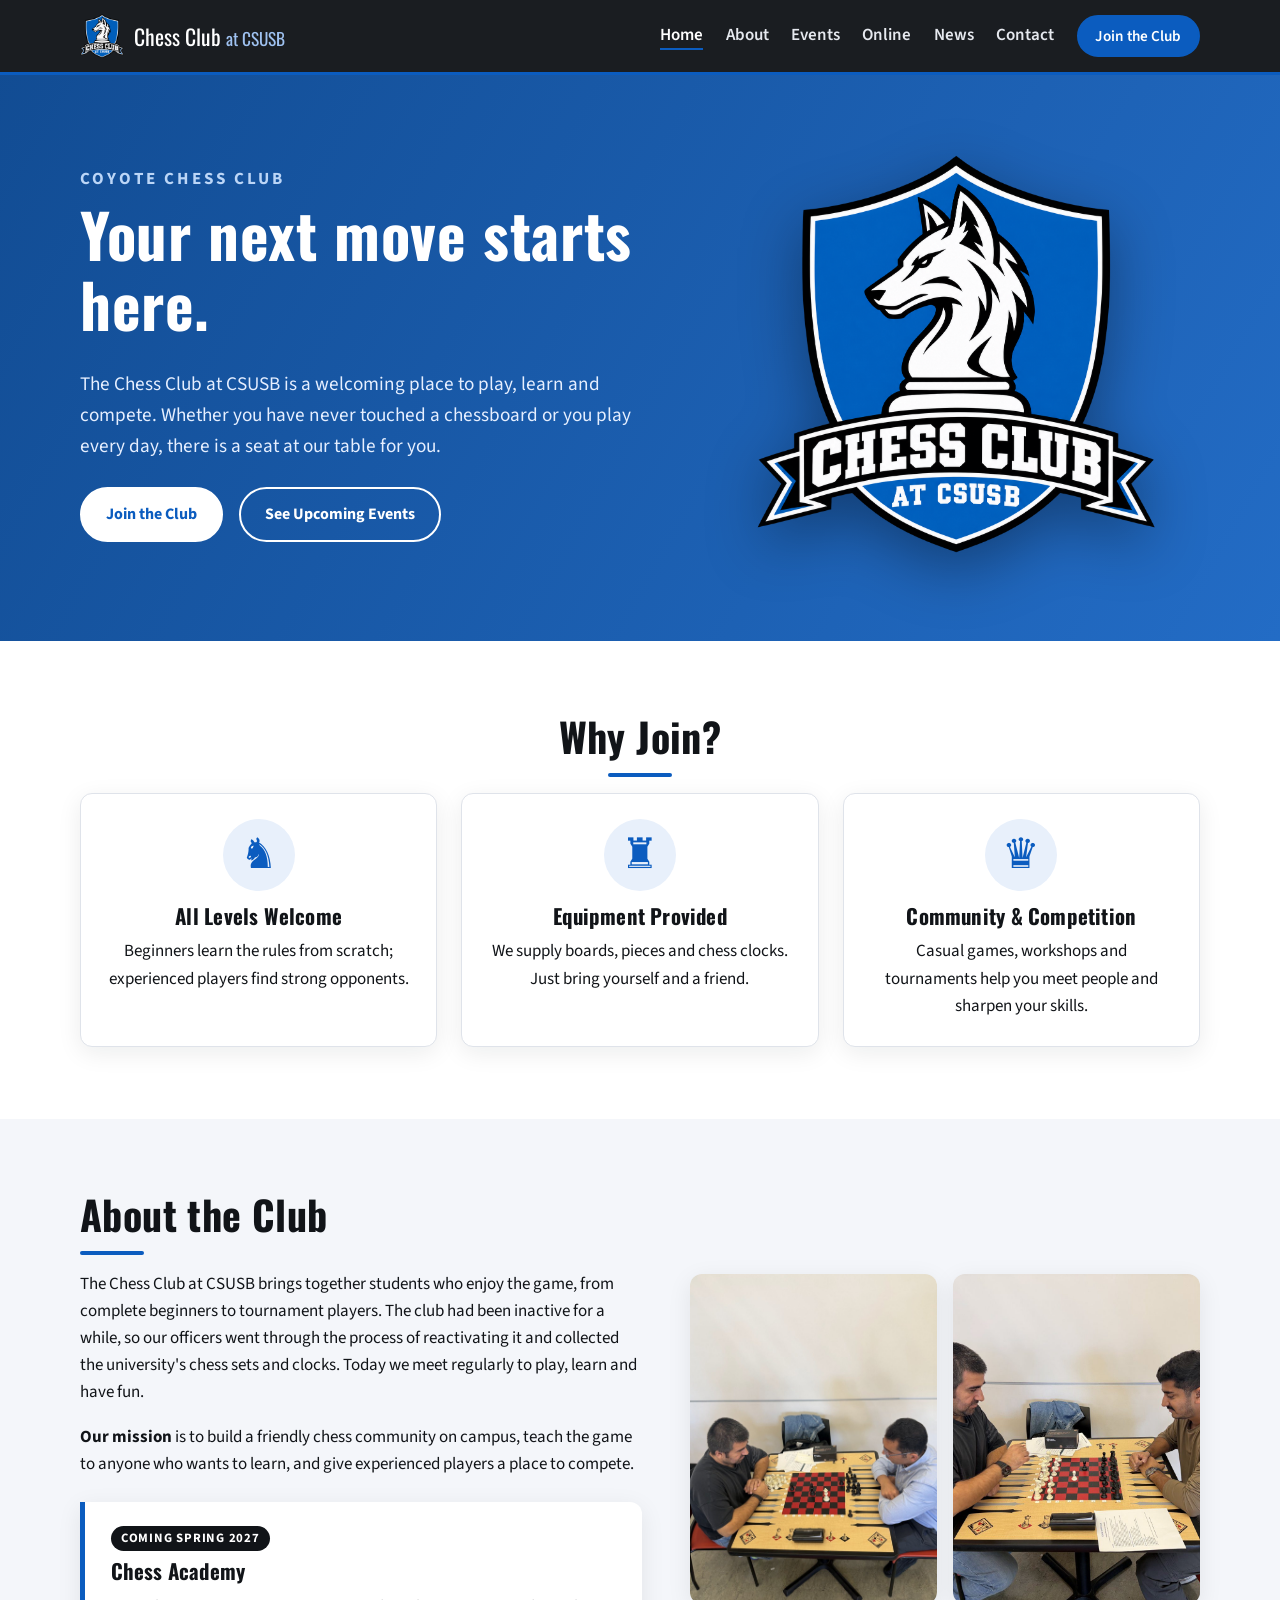
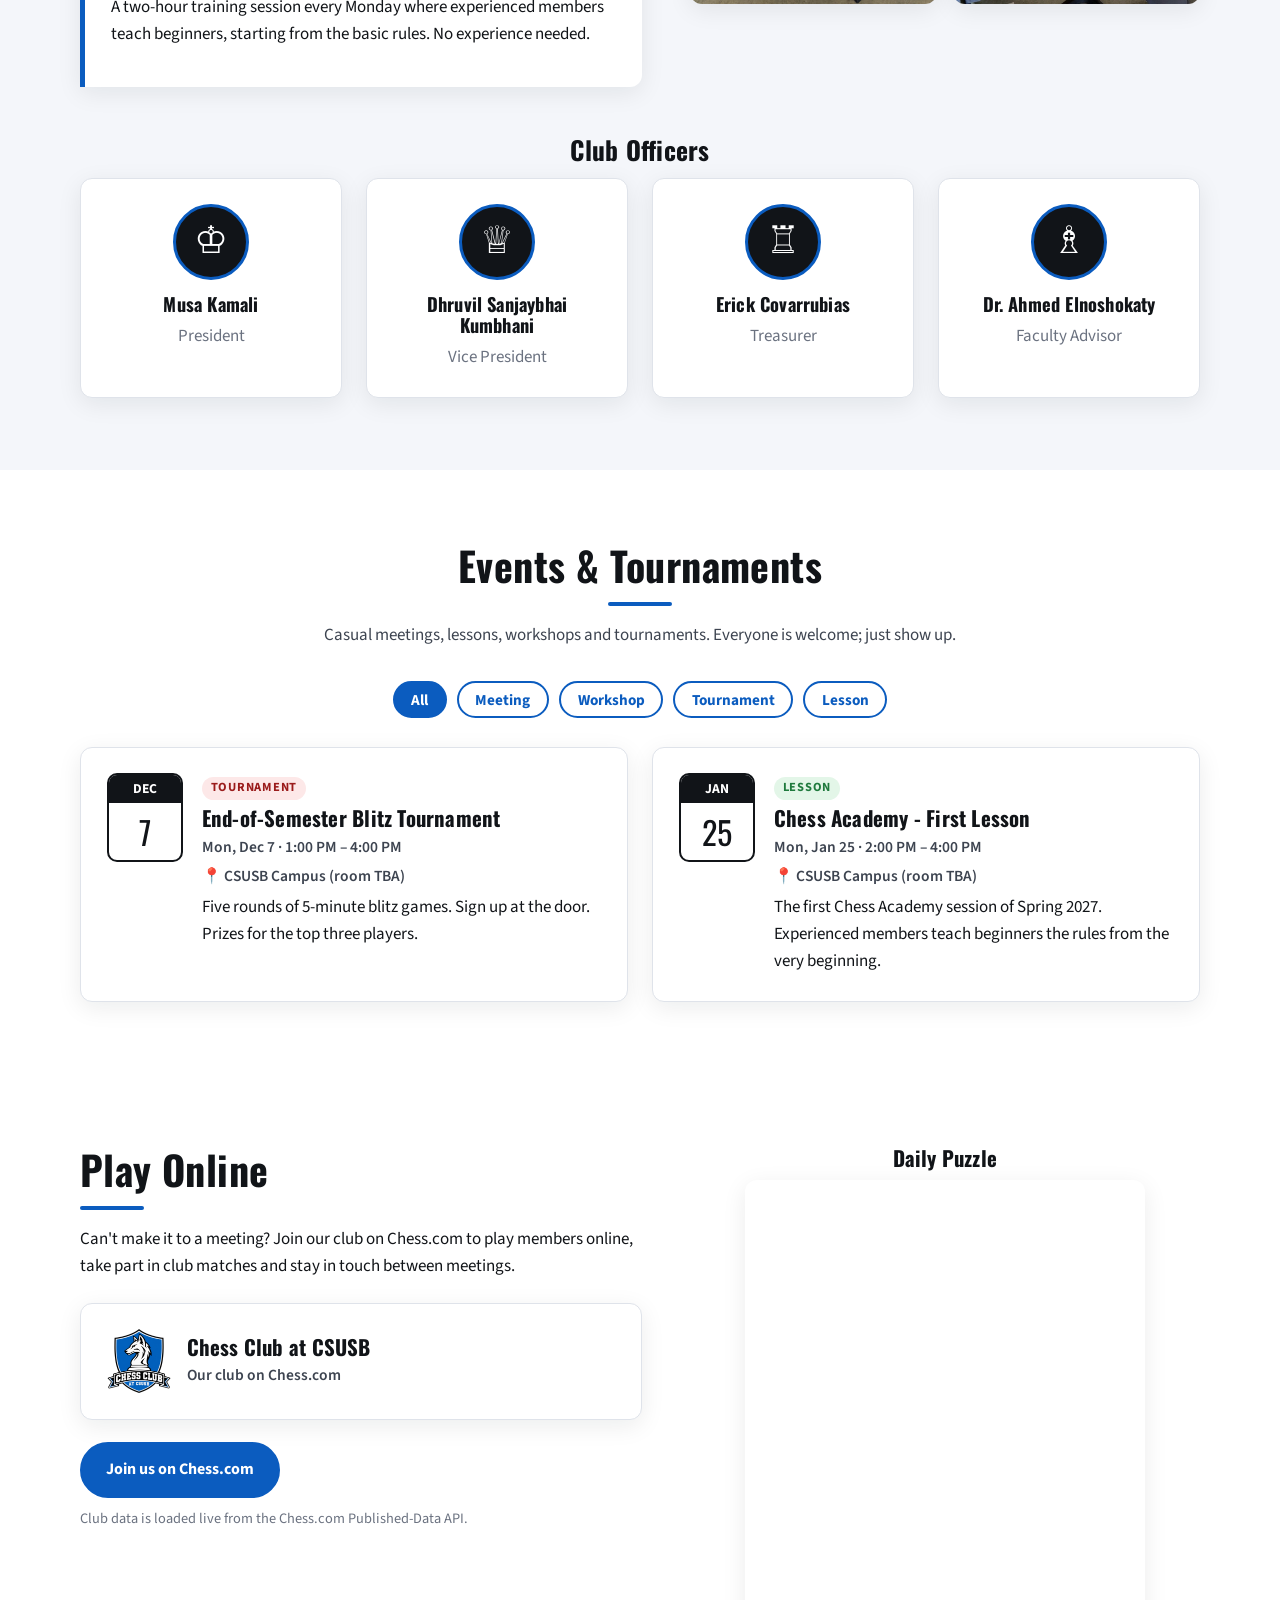
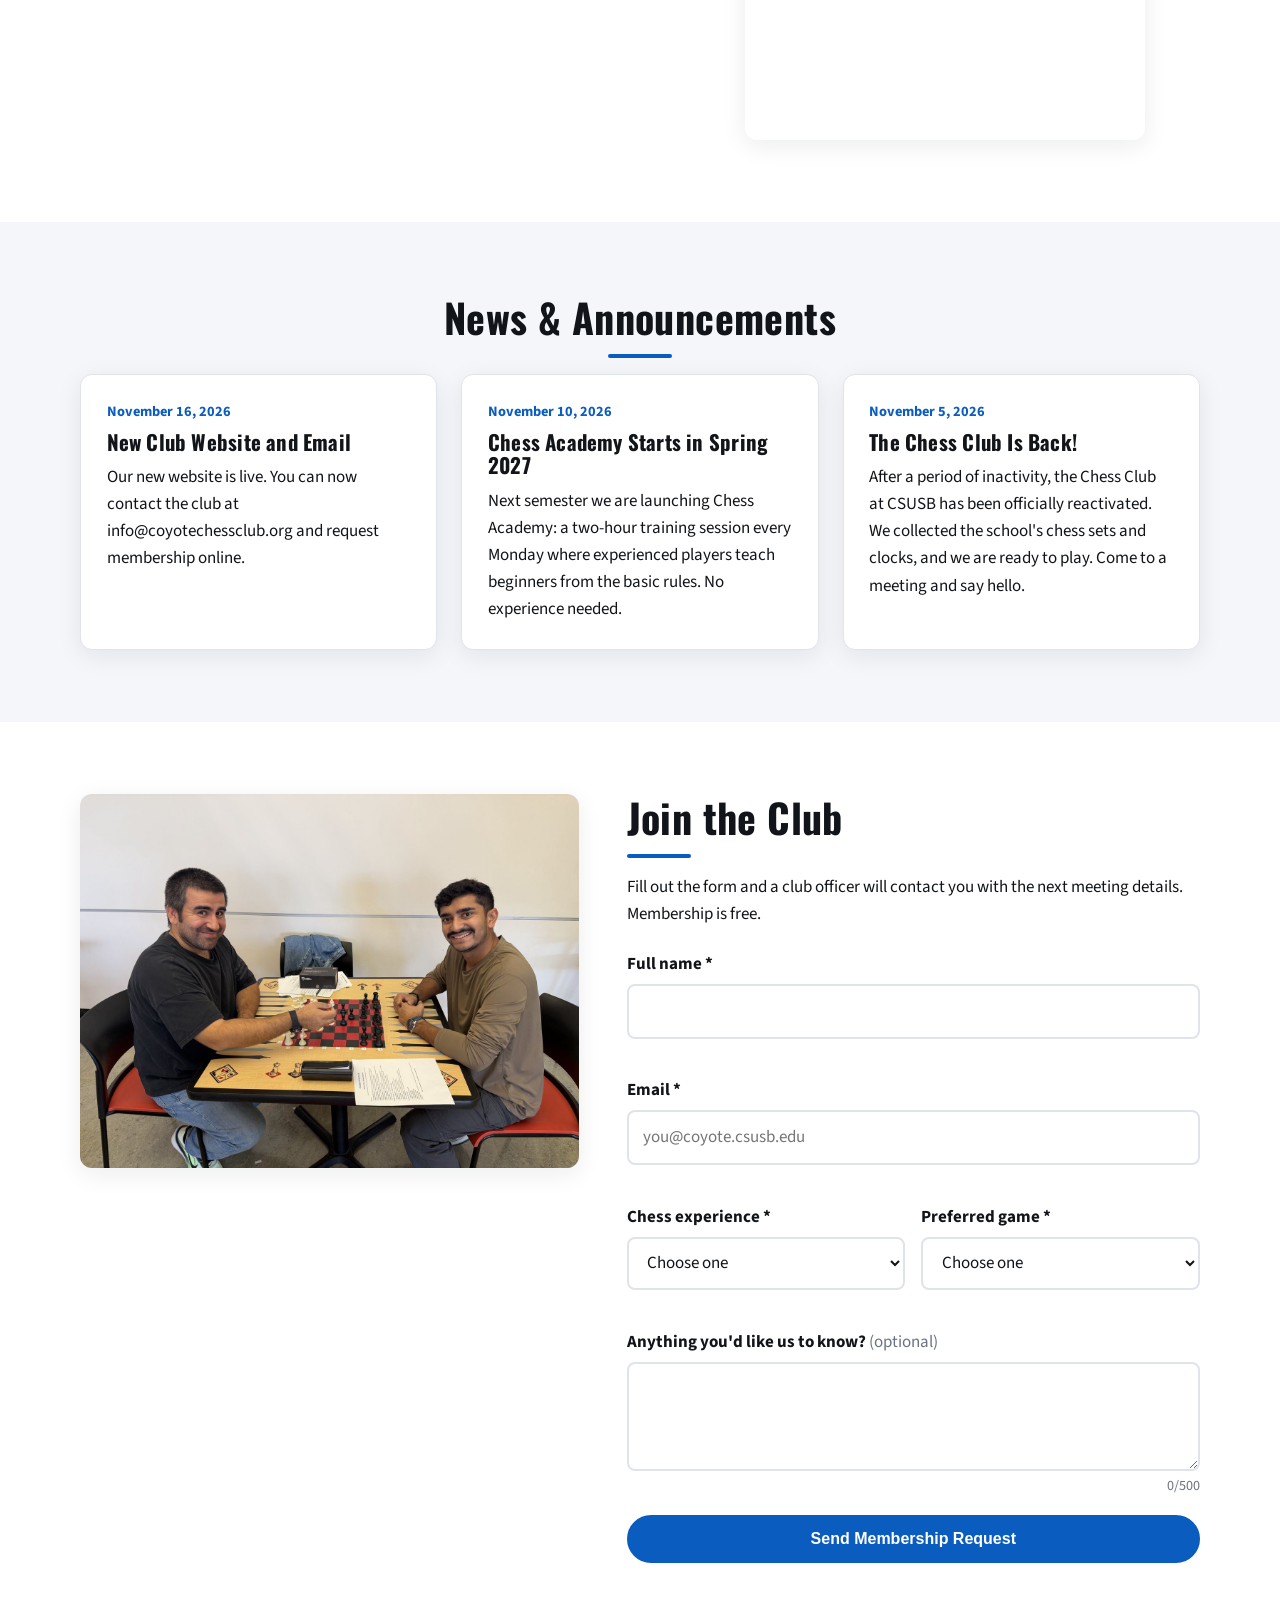
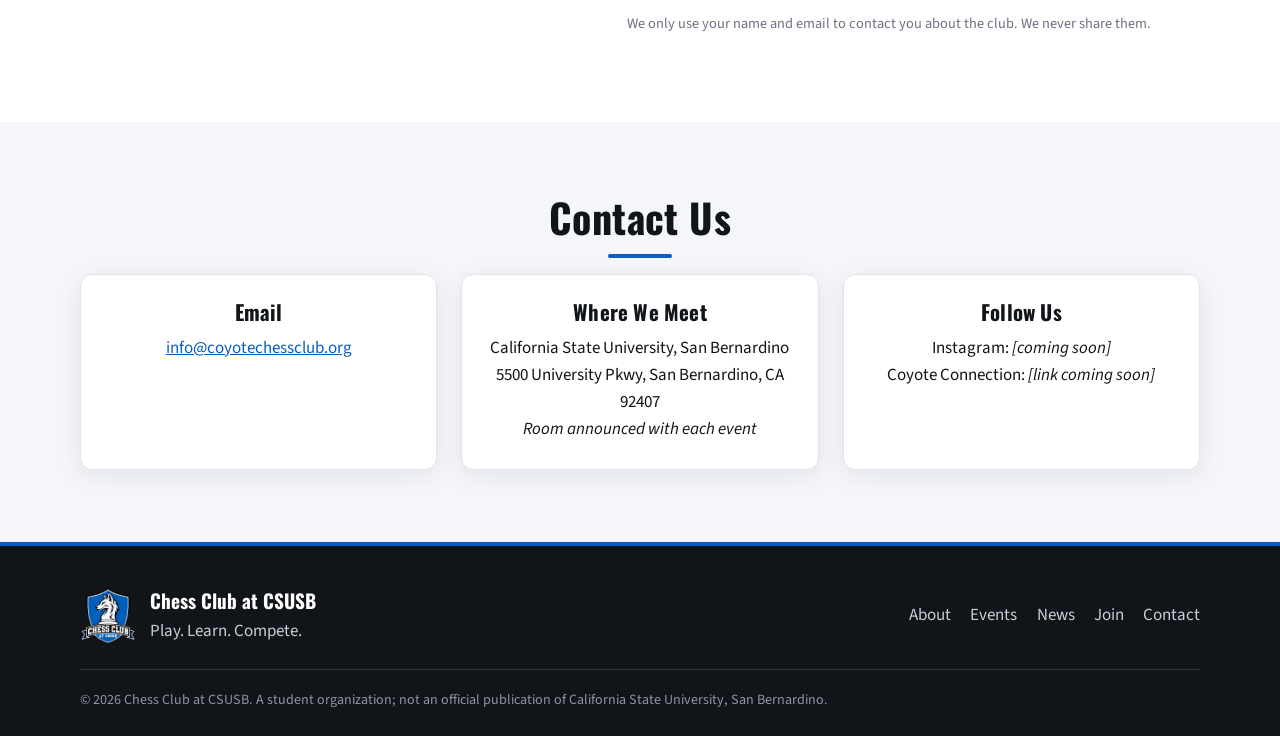
<file: index.html>
<!DOCTYPE html>
<!-- Static version of the Chess Club at CSUSB website (GitHub Pages).
     To add or change events/news, edit the sections marked EVENTS and NEWS below. -->
<html lang="en">
<head>
  <meta charset="UTF-8">
  <meta name="viewport" content="width=device-width, initial-scale=1.0">
  <title>Chess Club at CSUSB | Coyote Chess Club</title>
  <meta name="description" content="The Chess Club at CSUSB: casual play, lessons, workshops and tournaments for students of every skill level.">
  <link rel="icon" href="img/favicon.ico">
  <link rel="apple-touch-icon" href="img/icon-192.png">
  <link rel="preconnect" href="https://fonts.googleapis.com">
  <link rel="preconnect" href="https://fonts.gstatic.com" crossorigin>
  <link href="https://fonts.googleapis.com/css2?family=Oswald:wght@500;700&family=Source+Sans+3:wght@400;600;700&display=swap" rel="stylesheet">
  <link rel="stylesheet" href="css/style.css">
</head>
<body>

<!-- ========== HEADER / NAVIGATION ========== -->
<header class="site-header" id="top">
  <div class="container nav-bar">
    <a href="#home" class="brand">
      <img src="img/logo-512.png" alt="Chess Club at CSUSB logo" width="44" height="44">
      <span>Chess Club <small>at CSUSB</small></span>
    </a>
    <button class="nav-toggle" aria-label="Open menu" aria-expanded="false" aria-controls="main-nav">
      <span></span><span></span><span></span>
    </button>
    <nav id="main-nav" class="main-nav" aria-label="Main">
      <a href="#home" class="active">Home</a>
      <a href="#about">About</a>
      <a href="#events">Events</a>
      <a href="#online">Online</a>
      <a href="#news">News</a>
      <a href="#contact">Contact</a>
      <a href="#join" class="btn btn-small">Join the Club</a>
    </nav>
  </div>
</header>

<main>

<!-- ========== HOME / HERO ========== -->
<section id="home" class="hero">
  <div class="container hero-grid">
    <div class="hero-text">
      <p class="eyebrow">Coyote Chess Club</p>
      <h1>Your next move starts here.</h1>
      <p class="lead">The Chess Club at CSUSB is a welcoming place to play, learn and compete. Whether you have never touched a chessboard or you play every day, there is a seat at our table for you.</p>
      <div class="hero-actions">
        <a href="#join" class="btn">Join the Club</a>
        <a href="#events" class="btn btn-outline">See Upcoming Events</a>
      </div>
    </div>
    <div class="hero-image">
      <img src="img/logo.png" alt="Chess Club at CSUSB shield logo with a coyote knight">
    </div>
  </div>
</section>

<!-- ========== WHY JOIN ========== -->
<section class="section why">
  <div class="container">
    <h2 class="section-title">Why Join?</h2>
    <div class="card-grid three">
      <article class="card feature">
        <div class="feature-icon" aria-hidden="true">♞</div>
        <h3>All Levels Welcome</h3>
        <p>Beginners learn the rules from scratch; experienced players find strong opponents.</p>
      </article>
      <article class="card feature">
        <div class="feature-icon" aria-hidden="true">♜</div>
        <h3>Equipment Provided</h3>
        <p>We supply boards, pieces and chess clocks. Just bring yourself and a friend.</p>
      </article>
      <article class="card feature">
        <div class="feature-icon" aria-hidden="true">♛</div>
        <h3>Community &amp; Competition</h3>
        <p>Casual games, workshops and tournaments help you meet people and sharpen your skills.</p>
      </article>
    </div>
  </div>
</section>

<!-- ========== ABOUT ========== -->
<section id="about" class="section alt">
  <div class="container about-grid">
    <div>
      <h2 class="section-title left">About the Club</h2>
      <p>The Chess Club at CSUSB brings together students who enjoy the game, from complete beginners to tournament players. The club had been inactive for a while, so our officers went through the process of reactivating it and collected the university's chess sets and clocks. Today we meet regularly to play, learn and have fun.</p>
      <p><strong>Our mission</strong> is to build a friendly chess community on campus, teach the game to anyone who wants to learn, and give experienced players a place to compete.</p>
      <div class="academy">
        <span class="badge">Coming Spring 2027</span>
        <h3>Chess Academy</h3>
        <p>A two-hour training session every Monday where experienced members teach beginners, starting from the basic rules. No experience needed.</p>
      </div>
    </div>
    <div class="photo-stack">
      <img src="img/meeting-2.jpg" alt="Two club members playing chess at a club meeting" loading="lazy">
      <img src="img/meeting-5.jpg" alt="Club members during a game with a chess clock on the table" loading="lazy">
    </div>
  </div>

  <div class="container">
    <h3 class="sub-title">Club Officers</h3>
    <div class="card-grid four officers">
      <article class="card officer">
        <div class="avatar" aria-hidden="true">♔</div>
        <h4>Musa Kamali</h4>
        <p>President</p>
      </article>
      <article class="card officer">
        <div class="avatar" aria-hidden="true">♕</div>
        <h4>Dhruvil Sanjaybhai Kumbhani</h4>
        <p>Vice President</p>
      </article>
      <article class="card officer">
        <div class="avatar" aria-hidden="true">♖</div>
        <h4>Erick Covarrubias</h4>
        <p>Treasurer</p>
      </article>
      <article class="card officer">
        <div class="avatar" aria-hidden="true">♗</div>
        <h4>Dr. Ahmed Elnoshokaty</h4>
        <p>Faculty Advisor</p>
      </article>
    </div>
  </div>
</section>

<!-- ========== EVENTS (from MySQL) ========== -->
<section id="events" class="section">
  <div class="container">
    <h2 class="section-title">Events &amp; Tournaments</h2>
    <p class="section-intro">Casual meetings, lessons, workshops and tournaments. Everyone is welcome; just show up.</p>

          <div class="filter-bar" role="group" aria-label="Filter events by type">
        <button class="chip active" data-filter="all">All</button>
                  <button class="chip" data-filter="Meeting">Meeting</button>
                  <button class="chip" data-filter="Workshop">Workshop</button>
                  <button class="chip" data-filter="Tournament">Tournament</button>
                  <button class="chip" data-filter="Lesson">Lesson</button>
              </div>
      <div class="card-grid events-list">
                  <article class="card event" data-type="Meeting" data-date="2026-11-23">
            <div class="event-date">
              <span class="month">Nov</span>
              <span class="day">23</span>
            </div>
            <div class="event-body">
              <span class="tag tag-meeting">Meeting</span>
              <h3>Casual Play Night</h3>
              <p class="meta">Mon, Nov 23 · 2:00 PM – 4:00 PM</p>
              <p class="meta">📍 CSUSB Campus (room TBA)</p>
              <p>Drop in and play a few games. Boards, pieces and clocks are provided. All skill levels are welcome.</p>
            </div>
          </article>
                  <article class="card event" data-type="Workshop" data-date="2026-12-01">
            <div class="event-date">
              <span class="month">Dec</span>
              <span class="day">1</span>
            </div>
            <div class="event-body">
              <span class="tag tag-workshop">Workshop</span>
              <h3>Opening Principles Workshop</h3>
              <p class="meta">Tue, Dec 1 · 2:00 PM – 3:30 PM</p>
              <p class="meta">📍 CSUSB Campus (room TBA)</p>
              <p>Learn the three golden rules of the opening: control the center, develop your pieces and castle early.</p>
            </div>
          </article>
                  <article class="card event" data-type="Tournament" data-date="2026-12-07">
            <div class="event-date">
              <span class="month">Dec</span>
              <span class="day">7</span>
            </div>
            <div class="event-body">
              <span class="tag tag-tournament">Tournament</span>
              <h3>End-of-Semester Blitz Tournament</h3>
              <p class="meta">Mon, Dec 7 · 1:00 PM – 4:00 PM</p>
              <p class="meta">📍 CSUSB Campus (room TBA)</p>
              <p>Five rounds of 5-minute blitz games. Sign up at the door. Prizes for the top three players.</p>
            </div>
          </article>
                  <article class="card event" data-type="Lesson" data-date="2027-01-25">
            <div class="event-date">
              <span class="month">Jan</span>
              <span class="day">25</span>
            </div>
            <div class="event-body">
              <span class="tag tag-lesson">Lesson</span>
              <h3>Chess Academy - First Lesson</h3>
              <p class="meta">Mon, Jan 25 · 2:00 PM – 4:00 PM</p>
              <p class="meta">📍 CSUSB Campus (room TBA)</p>
              <p>The first Chess Academy session of Spring 2027. Experienced members teach beginners the rules from the very beginning.</p>
            </div>
          </article>
              </div>
      </div>
</section>

<!-- ========== PLAY ONLINE (Chess.com Published-Data API) ========== -->
<section id="online" class="section online">
  <div class="container online-grid">
    <div>
      <h2 class="section-title left">Play Online</h2>
      <p>Can't make it to a meeting? Join our club on Chess.com to play members online, take part in club matches and stay in touch between meetings.</p>
      <div class="card club-card" id="chesscom-club" data-club="chess-club-at-csusb">
        <img src="img/logo-512.png" alt="" width="64" height="64">
        <div>
          <h3 id="cc-name">Chess Club at CSUSB</h3>
          <p class="meta"><span id="cc-members">Our club</span> on Chess.com</p>
        </div>
      </div>
      <div id="cc-member-list" class="member-list" hidden>
        <h4>Members</h4>
        <ul></ul>
      </div>
      <a class="btn" href="https://www.chess.com/club/chess-club-at-csusb" target="_blank" rel="noopener">Join us on Chess.com</a>
      <p class="privacy">Club data is loaded live from the Chess.com Published-Data API.</p>
    </div>
    <div class="puzzle">
      <h3>Daily Puzzle</h3>
      <iframe src="https://www.chess.com/daily_puzzle" title="Chess.com daily puzzle" loading="lazy"></iframe>
    </div>
  </div>
</section>

<!-- ========== NEWS (from MySQL) ========== -->
<section id="news" class="section alt">
  <div class="container">
    <h2 class="section-title">News &amp; Announcements</h2>
          <div class="card-grid three">
                  <article class="card news-item">
            <time datetime="2026-11-16">November 16, 2026</time>
            <h3>New Club Website and Email</h3>
            <p>Our new website is live. You can now contact the club at info@coyotechessclub.org and request membership online.</p>
          </article>
                  <article class="card news-item">
            <time datetime="2026-11-10">November 10, 2026</time>
            <h3>Chess Academy Starts in Spring 2027</h3>
            <p>Next semester we are launching Chess Academy: a two-hour training session every Monday where experienced players teach beginners from the basic rules. No experience needed.</p>
          </article>
                  <article class="card news-item">
            <time datetime="2026-11-05">November 5, 2026</time>
            <h3>The Chess Club Is Back!</h3>
            <p>After a period of inactivity, the Chess Club at CSUSB has been officially reactivated. We collected the school&#039;s chess sets and clocks, and we are ready to play. Come to a meeting and say hello.</p>
          </article>
              </div>
      </div>
</section>

<!-- ========== JOIN THE CLUB (form -> Formspree -> club Gmail) ========== -->
<section id="join" class="section join">
  <div class="container join-grid">
    <div class="join-photo">
      <img src="img/meeting-6.jpg" alt="Two smiling club members at a chessboard">
    </div>
    <div>
      <h2 class="section-title left">Join the Club</h2>
      <p>Fill out the form and a club officer will contact you with the next meeting details. Membership is free.</p>

      <form id="join-form" class="join-form" action="https://formspree.io/f/xvkadnjb" method="post" novalidate>
        <div class="field">
          <label for="full_name">Full name *</label>
          <input type="text" id="full_name" name="full_name" maxlength="100" autocomplete="name" required>
          <small class="error" aria-live="polite"></small>
        </div>
        <div class="field">
          <label for="email">Email *</label>
          <input type="email" id="email" name="email" maxlength="150" autocomplete="email" placeholder="you@coyote.csusb.edu" required>
          <small class="error" aria-live="polite"></small>
        </div>
        <div class="field-row">
          <div class="field">
            <label for="skill_level">Chess experience *</label>
            <select id="skill_level" name="skill_level" required>
              <option value="">Choose one</option>
              <option>Beginner</option>
              <option>Intermediate</option>
              <option>Advanced</option>
            </select>
            <small class="error" aria-live="polite"></small>
          </div>
          <div class="field">
            <label for="preferred_game">Preferred game *</label>
            <select id="preferred_game" name="preferred_game" required>
              <option value="">Choose one</option>
              <option>Casual</option>
              <option>Rapid</option>
              <option>Blitz</option>
              <option>Classical</option>
            </select>
            <small class="error" aria-live="polite"></small>
          </div>
        </div>
        <div class="field">
          <label for="message">Anything you'd like us to know? <span class="optional">(optional)</span></label>
          <textarea id="message" name="message" rows="3" maxlength="500"></textarea>
          <small class="counter"><span id="msg-count">0</span>/500</small>
        </div>
        <!-- Hidden field to catch spam bots: real users leave it empty -->
        <div class="hp" aria-hidden="true">
          <label for="_gotcha">Website</label>
          <input type="text" id="_gotcha" name="_gotcha" tabindex="-1" autocomplete="off">
          <input type="hidden" name="_subject" value="New membership request - Chess Club at CSUSB">
        </div>
        <button type="submit" class="btn btn-block">Send Membership Request</button>
        <p id="form-status" class="form-status" role="status" aria-live="polite"></p>
        <p class="privacy">We only use your name and email to contact you about the club. We never share them.</p>
      </form>
    </div>
  </div>
</section>

<!-- ========== CONTACT ========== -->
<section id="contact" class="section alt">
  <div class="container">
    <h2 class="section-title">Contact Us</h2>
    <div class="card-grid three contact-cards">
      <article class="card">
        <h3>Email</h3>
        <p><a href="mailto:info@coyotechessclub.org">info@coyotechessclub.org</a></p>
      </article>
      <article class="card">
        <h3>Where We Meet</h3>
        <p>California State University, San Bernardino<br>5500 University Pkwy, San Bernardino, CA 92407<br><em>Room announced with each event</em></p>
      </article>
      <article class="card">
        <h3>Follow Us</h3>
        <p>Instagram: <em>[coming soon]</em><br>Coyote Connection: <em>[link coming soon]</em></p>
      </article>
    </div>
  </div>
</section>

</main>

<!-- ========== FOOTER ========== -->
<footer class="site-footer">
  <div class="container footer-grid">
    <div class="footer-brand">
      <img src="img/logo-512.png" alt="" width="56" height="56">
      <div>
        <strong>Chess Club at CSUSB</strong>
        <p>Play. Learn. Compete.</p>
      </div>
    </div>
    <nav class="footer-nav" aria-label="Footer">
      <a href="#about">About</a>
      <a href="#events">Events</a>
      <a href="#news">News</a>
      <a href="#join">Join</a>
      <a href="#contact">Contact</a>
    </nav>
    <p class="fine-print">© 2026 Chess Club at CSUSB. A student organization; not an official publication of California State University, San Bernardino.</p>
  </div>
</footer>

<a href="#top" class="to-top" aria-label="Back to top">↑</a>

<script src="js/main.js"></script>
</body>
</html>
</file>
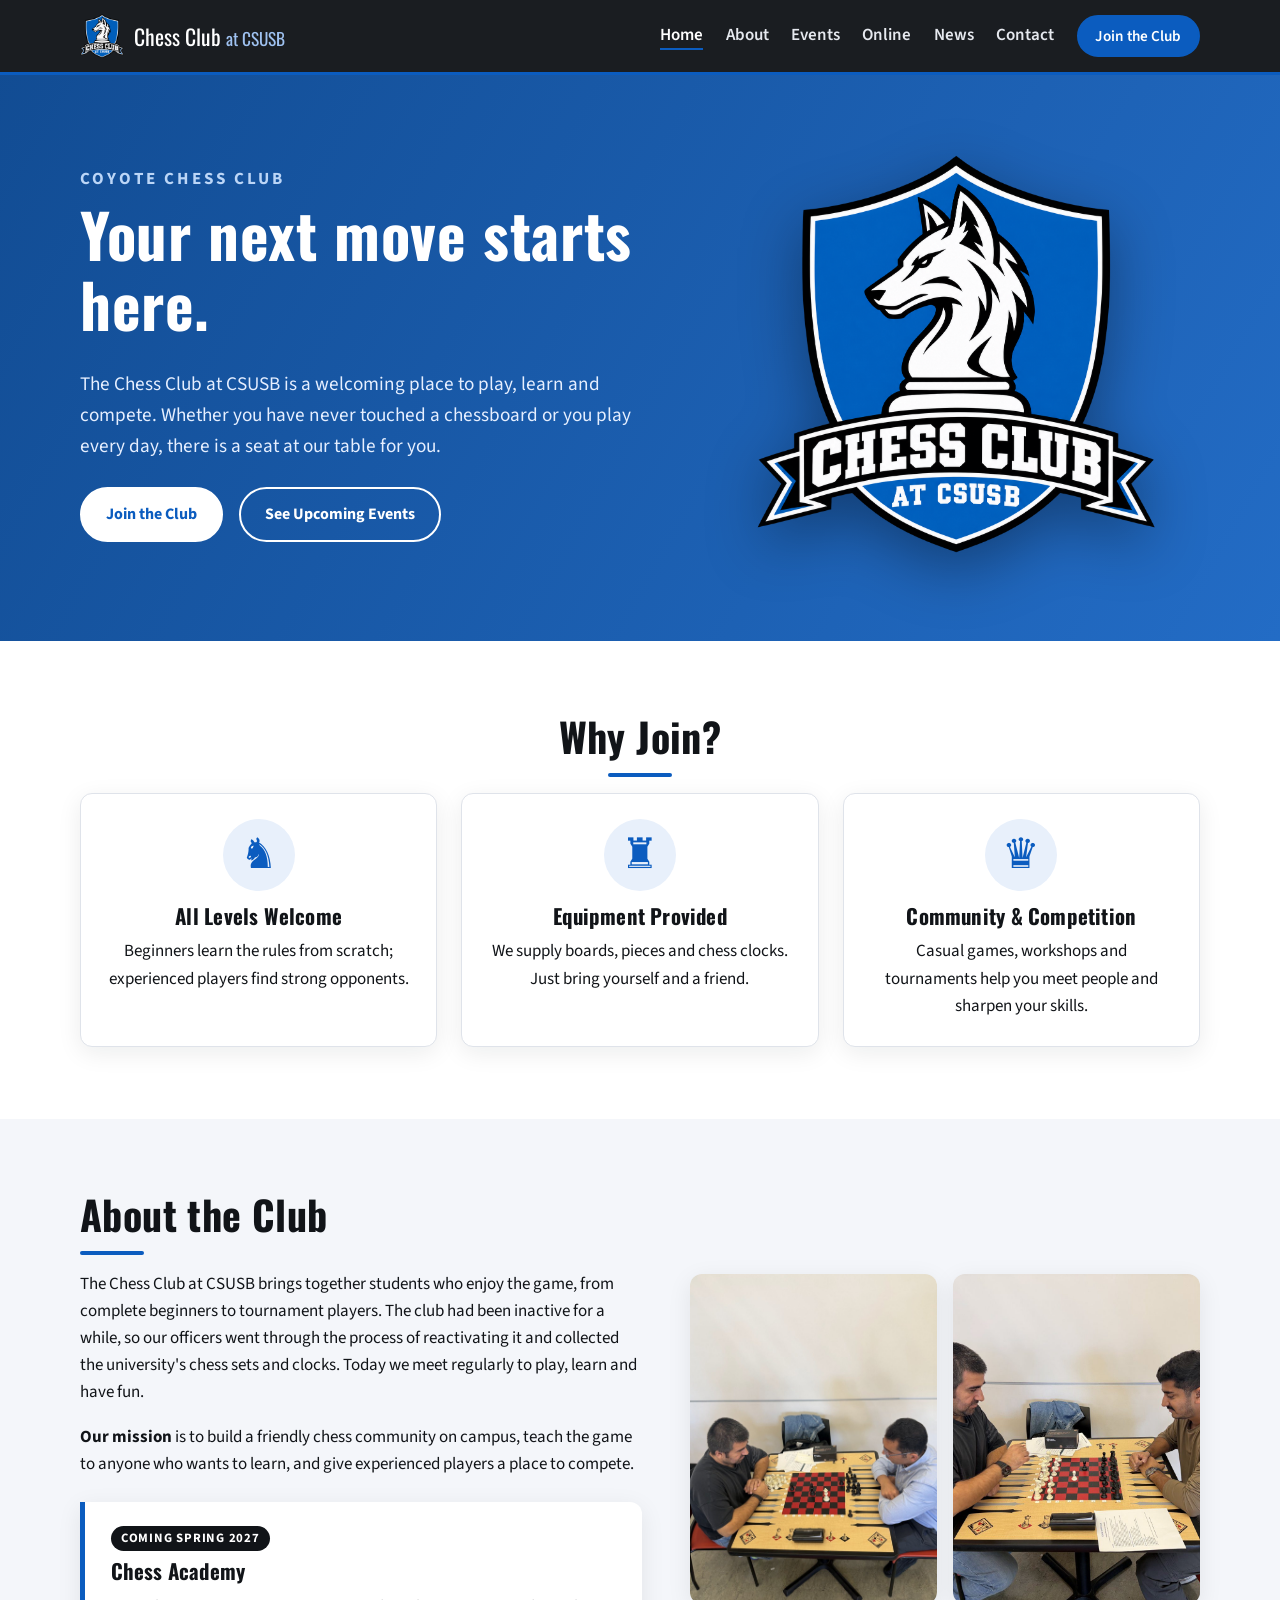
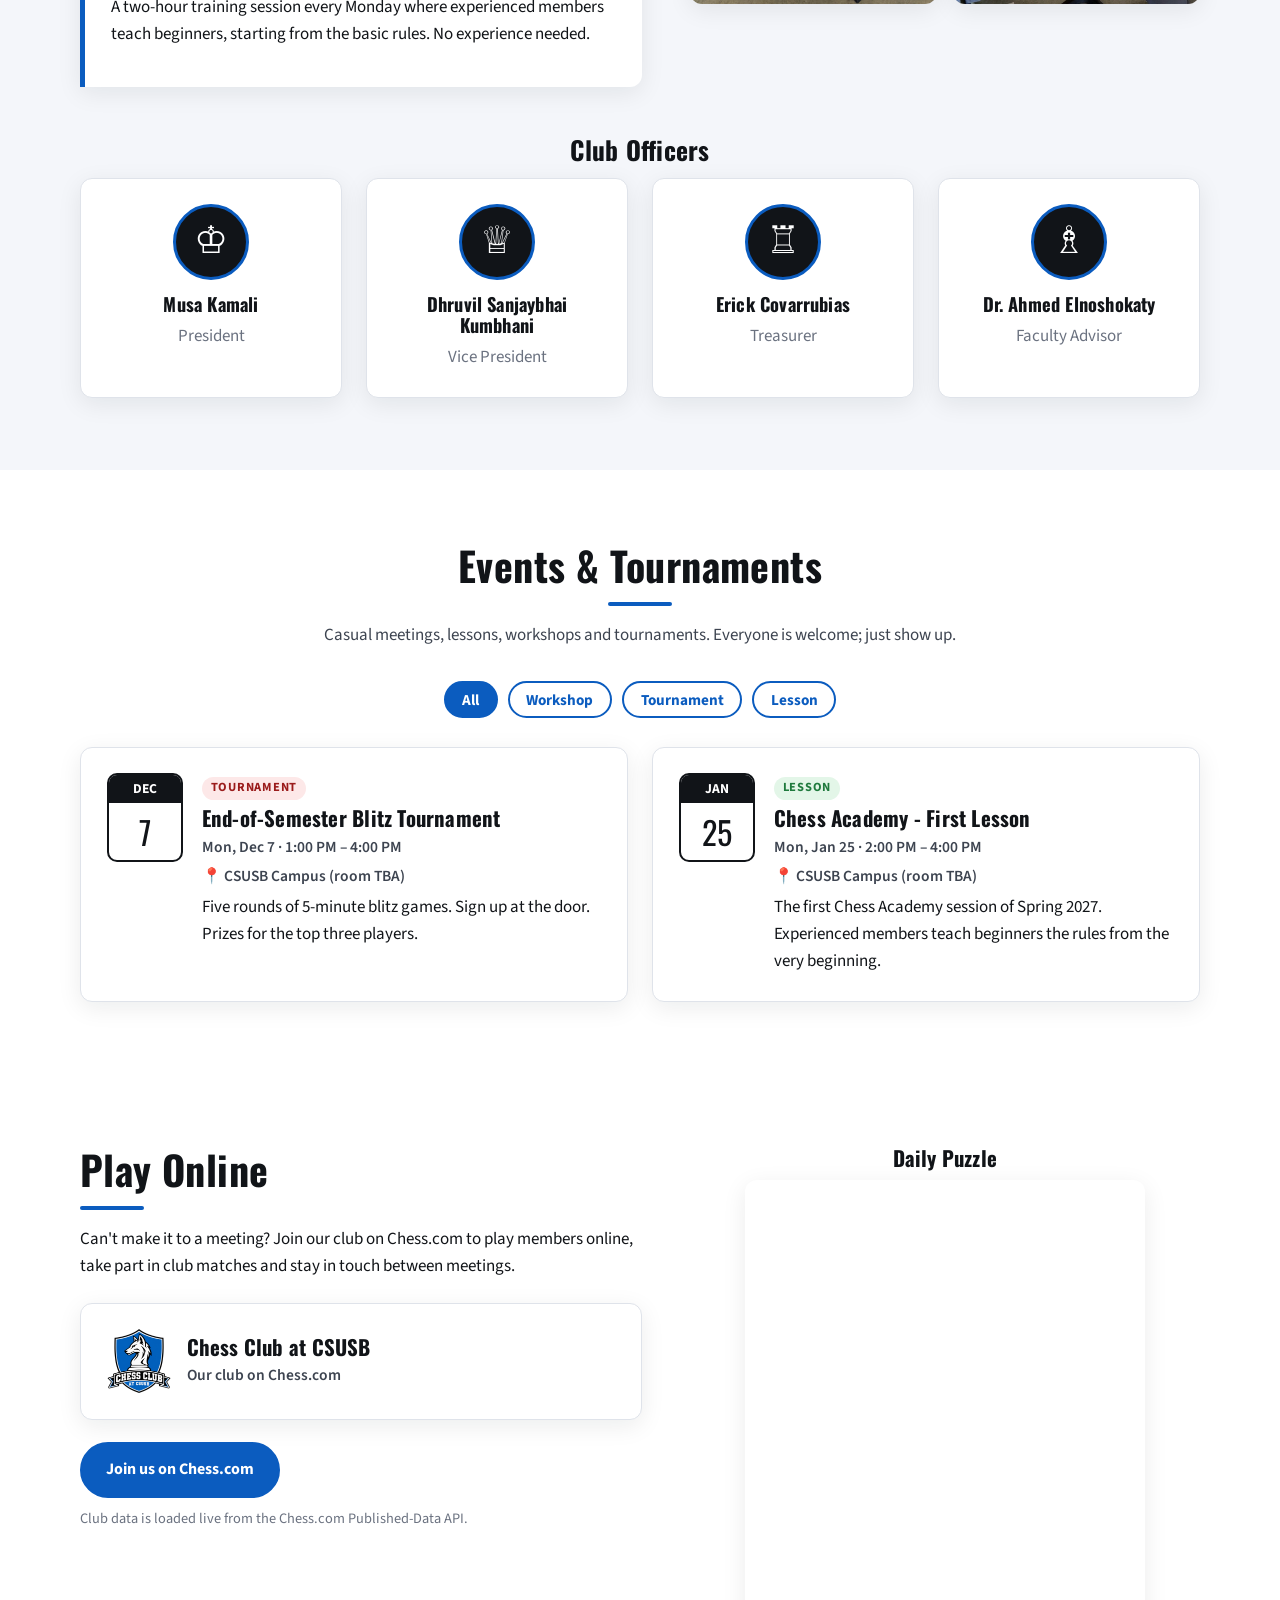
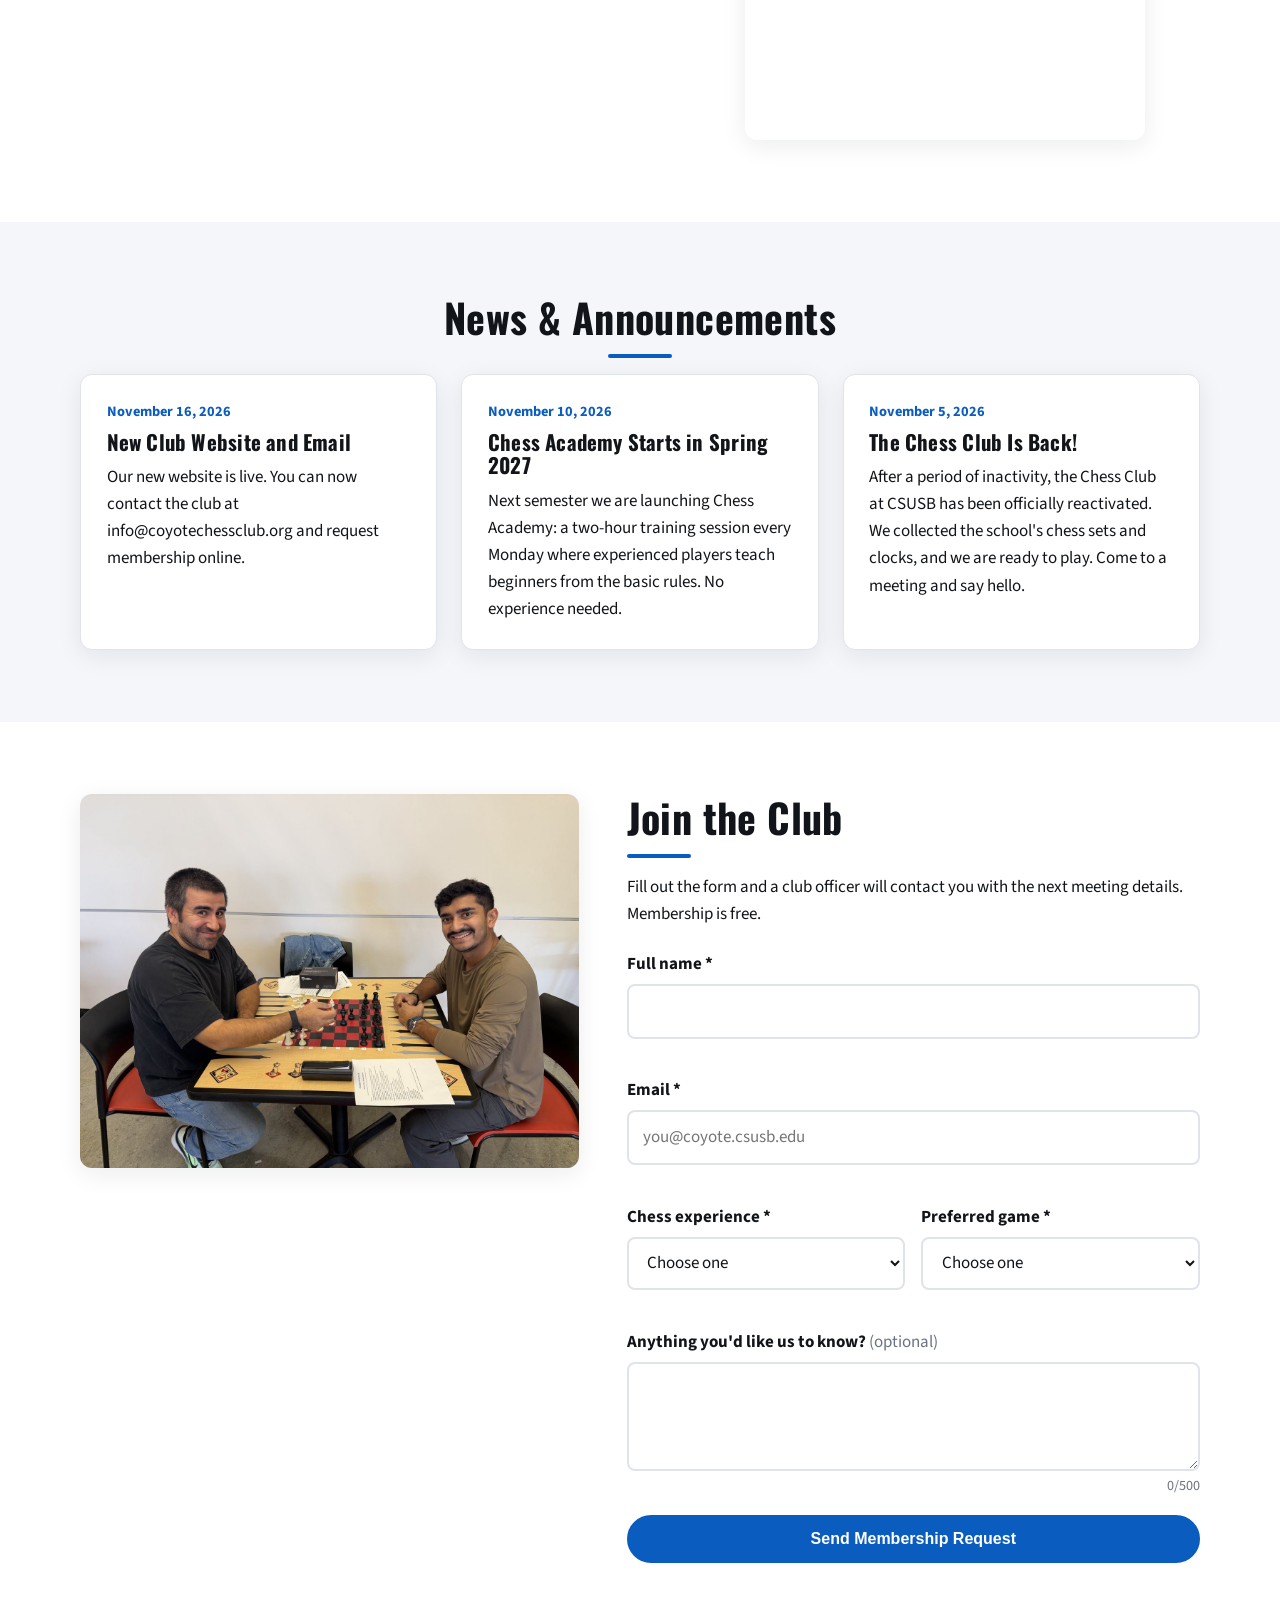
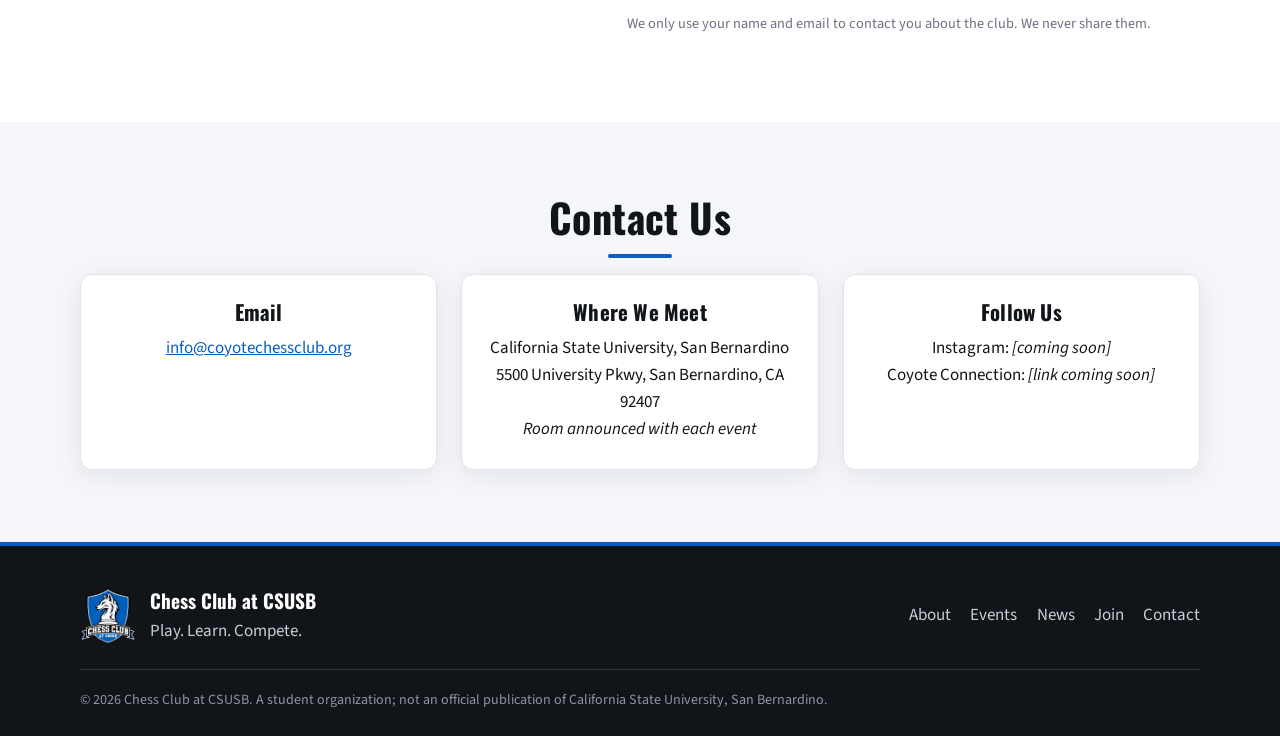
<file: index (1).html>
<!DOCTYPE html>
<!-- Static version of the Chess Club at CSUSB website (GitHub Pages).
     To add or change events/news, edit the sections marked EVENTS and NEWS below. -->
<html lang="en">
<head>
  <meta charset="UTF-8">
  <meta name="viewport" content="width=device-width, initial-scale=1.0">
  <title>Chess Club at CSUSB | Coyote Chess Club</title>
  <meta name="description" content="The Chess Club at CSUSB: casual play, lessons, workshops and tournaments for students of every skill level.">
  <link rel="icon" href="img/favicon.ico">
  <link rel="apple-touch-icon" href="img/icon-192.png">
  <link rel="preconnect" href="https://fonts.googleapis.com">
  <link rel="preconnect" href="https://fonts.gstatic.com" crossorigin>
  <link href="https://fonts.googleapis.com/css2?family=Oswald:wght@500;700&family=Source+Sans+3:wght@400;600;700&display=swap" rel="stylesheet">
  <link rel="stylesheet" href="css/style.css">
</head>
<body>

<!-- ========== HEADER / NAVIGATION ========== -->
<header class="site-header" id="top">
  <div class="container nav-bar">
    <a href="#home" class="brand">
      <img src="img/logo-512.png" alt="Chess Club at CSUSB logo" width="44" height="44">
      <span>Chess Club <small>at CSUSB</small></span>
    </a>
    <button class="nav-toggle" aria-label="Open menu" aria-expanded="false" aria-controls="main-nav">
      <span></span><span></span><span></span>
    </button>
    <nav id="main-nav" class="main-nav" aria-label="Main">
      <a href="#home" class="active">Home</a>
      <a href="#about">About</a>
      <a href="#events">Events</a>
      <a href="#online">Online</a>
      <a href="#news">News</a>
      <a href="#contact">Contact</a>
      <a href="#join" class="btn btn-small">Join the Club</a>
    </nav>
  </div>
</header>

<main>

<!-- ========== HOME / HERO ========== -->
<section id="home" class="hero">
  <div class="container hero-grid">
    <div class="hero-text">
      <p class="eyebrow">Coyote Chess Club</p>
      <h1>Your next move starts here.</h1>
      <p class="lead">The Chess Club at CSUSB is a welcoming place to play, learn and compete. Whether you have never touched a chessboard or you play every day, there is a seat at our table for you.</p>
      <div class="hero-actions">
        <a href="#join" class="btn">Join the Club</a>
        <a href="#events" class="btn btn-outline">See Upcoming Events</a>
      </div>
    </div>
    <div class="hero-image">
      <img src="img/logo.png" alt="Chess Club at CSUSB shield logo with a coyote knight">
    </div>
  </div>
</section>

<!-- ========== WHY JOIN ========== -->
<section class="section why">
  <div class="container">
    <h2 class="section-title">Why Join?</h2>
    <div class="card-grid three">
      <article class="card feature">
        <div class="feature-icon" aria-hidden="true">♞</div>
        <h3>All Levels Welcome</h3>
        <p>Beginners learn the rules from scratch; experienced players find strong opponents.</p>
      </article>
      <article class="card feature">
        <div class="feature-icon" aria-hidden="true">♜</div>
        <h3>Equipment Provided</h3>
        <p>We supply boards, pieces and chess clocks. Just bring yourself and a friend.</p>
      </article>
      <article class="card feature">
        <div class="feature-icon" aria-hidden="true">♛</div>
        <h3>Community &amp; Competition</h3>
        <p>Casual games, workshops and tournaments help you meet people and sharpen your skills.</p>
      </article>
    </div>
  </div>
</section>

<!-- ========== ABOUT ========== -->
<section id="about" class="section alt">
  <div class="container about-grid">
    <div>
      <h2 class="section-title left">About the Club</h2>
      <p>The Chess Club at CSUSB brings together students who enjoy the game, from complete beginners to tournament players. The club had been inactive for a while, so our officers went through the process of reactivating it and collected the university's chess sets and clocks. Today we meet regularly to play, learn and have fun.</p>
      <p><strong>Our mission</strong> is to build a friendly chess community on campus, teach the game to anyone who wants to learn, and give experienced players a place to compete.</p>
      <div class="academy">
        <span class="badge">Coming Spring 2027</span>
        <h3>Chess Academy</h3>
        <p>A two-hour training session every Monday where experienced members teach beginners, starting from the basic rules. No experience needed.</p>
      </div>
    </div>
    <div class="photo-stack">
      <img src="img/meeting-2.jpg" alt="Two club members playing chess at a club meeting" loading="lazy">
      <img src="img/meeting-5.jpg" alt="Club members during a game with a chess clock on the table" loading="lazy">
    </div>
  </div>

  <div class="container">
    <h3 class="sub-title">Club Officers</h3>
    <div class="card-grid four officers">
      <article class="card officer">
        <div class="avatar" aria-hidden="true">♔</div>
        <h4>Musa Kamali</h4>
        <p>President</p>
      </article>
      <article class="card officer">
        <div class="avatar" aria-hidden="true">♕</div>
        <h4>Dhruvil Sanjaybhai Kumbhani</h4>
        <p>Vice President</p>
      </article>
      <article class="card officer">
        <div class="avatar" aria-hidden="true">♖</div>
        <h4>Erick Covarrubias</h4>
        <p>Treasurer</p>
      </article>
      <article class="card officer">
        <div class="avatar" aria-hidden="true">♗</div>
        <h4>Dr. Ahmed Elnoshokaty</h4>
        <p>Faculty Advisor</p>
      </article>
    </div>
  </div>
</section>

<!-- ========== EVENTS (from MySQL) ========== -->
<section id="events" class="section">
  <div class="container">
    <h2 class="section-title">Events &amp; Tournaments</h2>
    <p class="section-intro">Casual meetings, lessons, workshops and tournaments. Everyone is welcome; just show up.</p>

          <div class="filter-bar" role="group" aria-label="Filter events by type">
        <button class="chip active" data-filter="all">All</button>
                  <button class="chip" data-filter="Workshop">Workshop</button>
                  <button class="chip" data-filter="Tournament">Tournament</button>
                  <button class="chip" data-filter="Lesson">Lesson</button>
              </div>
      <div class="card-grid events-list">
                  <article class="card event" data-type="Workshop" data-date="2026-12-01">
            <div class="event-date">
              <span class="month">Dec</span>
              <span class="day">1</span>
            </div>
            <div class="event-body">
              <span class="tag tag-workshop">Workshop</span>
              <h3>Opening Principles Workshop</h3>
              <p class="meta">Tue, Dec 1 · 2:00 PM – 3:30 PM</p>
              <p class="meta">📍 CSUSB Campus (room TBA)</p>
              <p>Learn the three golden rules of the opening: control the center, develop your pieces and castle early.</p>
            </div>
          </article>
                  <article class="card event" data-type="Tournament" data-date="2026-12-07">
            <div class="event-date">
              <span class="month">Dec</span>
              <span class="day">7</span>
            </div>
            <div class="event-body">
              <span class="tag tag-tournament">Tournament</span>
              <h3>End-of-Semester Blitz Tournament</h3>
              <p class="meta">Mon, Dec 7 · 1:00 PM – 4:00 PM</p>
              <p class="meta">📍 CSUSB Campus (room TBA)</p>
              <p>Five rounds of 5-minute blitz games. Sign up at the door. Prizes for the top three players.</p>
            </div>
          </article>
                  <article class="card event" data-type="Lesson" data-date="2027-01-25">
            <div class="event-date">
              <span class="month">Jan</span>
              <span class="day">25</span>
            </div>
            <div class="event-body">
              <span class="tag tag-lesson">Lesson</span>
              <h3>Chess Academy - First Lesson</h3>
              <p class="meta">Mon, Jan 25 · 2:00 PM – 4:00 PM</p>
              <p class="meta">📍 CSUSB Campus (room TBA)</p>
              <p>The first Chess Academy session of Spring 2027. Experienced members teach beginners the rules from the very beginning.</p>
            </div>
          </article>
              </div>
      </div>
</section>

<!-- ========== PLAY ONLINE (Chess.com Published-Data API) ========== -->
<section id="online" class="section online">
  <div class="container online-grid">
    <div>
      <h2 class="section-title left">Play Online</h2>
      <p>Can't make it to a meeting? Join our club on Chess.com to play members online, take part in club matches and stay in touch between meetings.</p>
      <div class="card club-card" id="chesscom-club" data-club="chess-club-at-csusb">
        <img src="img/logo-512.png" alt="" width="64" height="64">
        <div>
          <h3 id="cc-name">Chess Club at CSUSB</h3>
          <p class="meta"><span id="cc-members">Our club</span> on Chess.com</p>
        </div>
      </div>
      <div id="cc-member-list" class="member-list" hidden>
        <h4>Members</h4>
        <ul></ul>
      </div>
      <a class="btn" href="https://www.chess.com/club/chess-club-at-csusb" target="_blank" rel="noopener">Join us on Chess.com</a>
      <p class="privacy">Club data is loaded live from the Chess.com Published-Data API.</p>
    </div>
    <div class="puzzle">
      <h3>Daily Puzzle</h3>
      <iframe src="https://www.chess.com/daily_puzzle" title="Chess.com daily puzzle" loading="lazy"></iframe>
    </div>
  </div>
</section>

<!-- ========== NEWS (from MySQL) ========== -->
<section id="news" class="section alt">
  <div class="container">
    <h2 class="section-title">News &amp; Announcements</h2>
          <div class="card-grid three">
                  <article class="card news-item">
            <time datetime="2026-11-16">November 16, 2026</time>
            <h3>New Club Website and Email</h3>
            <p>Our new website is live. You can now contact the club at info@coyotechessclub.org and request membership online.</p>
          </article>
                  <article class="card news-item">
            <time datetime="2026-11-10">November 10, 2026</time>
            <h3>Chess Academy Starts in Spring 2027</h3>
            <p>Next semester we are launching Chess Academy: a two-hour training session every Monday where experienced players teach beginners from the basic rules. No experience needed.</p>
          </article>
                  <article class="card news-item">
            <time datetime="2026-11-05">November 5, 2026</time>
            <h3>The Chess Club Is Back!</h3>
            <p>After a period of inactivity, the Chess Club at CSUSB has been officially reactivated. We collected the school&#039;s chess sets and clocks, and we are ready to play. Come to a meeting and say hello.</p>
          </article>
              </div>
      </div>
</section>

<!-- ========== JOIN THE CLUB (form -> Formspree -> club Gmail) ========== -->
<section id="join" class="section join">
  <div class="container join-grid">
    <div class="join-photo">
      <img src="img/meeting-6.jpg" alt="Two smiling club members at a chessboard">
    </div>
    <div>
      <h2 class="section-title left">Join the Club</h2>
      <p>Fill out the form and a club officer will contact you with the next meeting details. Membership is free.</p>

      <form id="join-form" class="join-form" action="https://formspree.io/f/xvkadnjb" method="post" novalidate>
        <div class="field">
          <label for="full_name">Full name *</label>
          <input type="text" id="full_name" name="full_name" maxlength="100" autocomplete="name" required>
          <small class="error" aria-live="polite"></small>
        </div>
        <div class="field">
          <label for="email">Email *</label>
          <input type="email" id="email" name="email" maxlength="150" autocomplete="email" placeholder="you@coyote.csusb.edu" required>
          <small class="error" aria-live="polite"></small>
        </div>
        <div class="field-row">
          <div class="field">
            <label for="skill_level">Chess experience *</label>
            <select id="skill_level" name="skill_level" required>
              <option value="">Choose one</option>
              <option>Beginner</option>
              <option>Intermediate</option>
              <option>Advanced</option>
            </select>
            <small class="error" aria-live="polite"></small>
          </div>
          <div class="field">
            <label for="preferred_game">Preferred game *</label>
            <select id="preferred_game" name="preferred_game" required>
              <option value="">Choose one</option>
              <option>Casual</option>
              <option>Rapid</option>
              <option>Blitz</option>
              <option>Classical</option>
            </select>
            <small class="error" aria-live="polite"></small>
          </div>
        </div>
        <div class="field">
          <label for="message">Anything you'd like us to know? <span class="optional">(optional)</span></label>
          <textarea id="message" name="message" rows="3" maxlength="500"></textarea>
          <small class="counter"><span id="msg-count">0</span>/500</small>
        </div>
        <!-- Hidden field to catch spam bots: real users leave it empty -->
        <div class="hp" aria-hidden="true">
          <label for="_gotcha">Website</label>
          <input type="text" id="_gotcha" name="_gotcha" tabindex="-1" autocomplete="off">
          <input type="hidden" name="_subject" value="New membership request - Chess Club at CSUSB">
        </div>
        <button type="submit" class="btn btn-block">Send Membership Request</button>
        <p id="form-status" class="form-status" role="status" aria-live="polite"></p>
        <p class="privacy">We only use your name and email to contact you about the club. We never share them.</p>
      </form>
    </div>
  </div>
</section>

<!-- ========== CONTACT ========== -->
<section id="contact" class="section alt">
  <div class="container">
    <h2 class="section-title">Contact Us</h2>
    <div class="card-grid three contact-cards">
      <article class="card">
        <h3>Email</h3>
        <p><a href="mailto:info@coyotechessclub.org">info@coyotechessclub.org</a></p>
      </article>
      <article class="card">
        <h3>Where We Meet</h3>
        <p>California State University, San Bernardino<br>5500 University Pkwy, San Bernardino, CA 92407<br><em>Room announced with each event</em></p>
      </article>
      <article class="card">
        <h3>Follow Us</h3>
        <p>Instagram: <em>[coming soon]</em><br>Coyote Connection: <em>[link coming soon]</em></p>
      </article>
    </div>
  </div>
</section>

</main>

<!-- ========== FOOTER ========== -->
<footer class="site-footer">
  <div class="container footer-grid">
    <div class="footer-brand">
      <img src="img/logo-512.png" alt="" width="56" height="56">
      <div>
        <strong>Chess Club at CSUSB</strong>
        <p>Play. Learn. Compete.</p>
      </div>
    </div>
    <nav class="footer-nav" aria-label="Footer">
      <a href="#about">About</a>
      <a href="#events">Events</a>
      <a href="#news">News</a>
      <a href="#join">Join</a>
      <a href="#contact">Contact</a>
    </nav>
    <p class="fine-print">© 2026 Chess Club at CSUSB. A student organization; not an official publication of California State University, San Bernardino.</p>
  </div>
</footer>

<a href="#top" class="to-top" aria-label="Back to top">↑</a>

<script src="js/main.js"></script>
</body>
</html>
</file>
<file: css/style.css>
/* =========================================================
   Chess Club at CSUSB - Main Stylesheet
   Colors come from the club logo: royal blue, black, white
   ========================================================= */

:root {
  --blue: #0b5cbf;
  --blue-dark: #08458f;
  --blue-light: #e8f0fb;
  --ink: #111418;
  --ink-soft: #3d4450;
  --muted: #6b7280;
  --line: #dfe3ea;
  --bg: #ffffff;
  --bg-alt: #f4f6fa;
  --success: #1f7a3d;
  --danger: #b42318;
  --radius: 12px;
  --shadow: 0 6px 24px rgba(17, 20, 24, 0.08);
  --font-head: "Oswald", "Arial Narrow", Arial, sans-serif;
  --font-body: "Source Sans 3", "Segoe UI", Arial, sans-serif;
  --header-h: 72px;
}

*, *::before, *::after { box-sizing: border-box; }

html { scroll-behavior: smooth; scroll-padding-top: var(--header-h); }

body {
  margin: 0;
  font-family: var(--font-body);
  font-size: 1.0625rem;
  line-height: 1.6;
  color: var(--ink);
  background: var(--bg);
}

img { max-width: 100%; display: block; }
a { color: var(--blue); }
a:hover { color: var(--blue-dark); }

h1, h2, h3, h4 { font-family: var(--font-head); line-height: 1.15; margin: 0 0 .5em; letter-spacing: .01em; }
h3 { font-size: 1.3rem; }
h4 { font-size: 1.15rem; }
p { margin: 0 0 1em; }

.container { width: min(1120px, 92%); margin: 0 auto; }

/* ---------- Buttons ---------- */
.btn {
  display: inline-block;
  padding: .8em 1.5em;
  border: 2px solid var(--blue);
  border-radius: 999px;
  background: var(--blue);
  color: #fff;
  font-weight: 700;
  font-size: 1rem;
  text-decoration: none;
  cursor: pointer;
  transition: background .2s, color .2s, transform .1s;
}
.btn:hover { background: var(--blue-dark); border-color: var(--blue-dark); color: #fff; }
.btn:active { transform: translateY(1px); }
.btn:focus-visible, .chip:focus-visible, .nav-toggle:focus-visible { outline: 3px solid #f5b400; outline-offset: 2px; }
.btn-outline { background: transparent; color: #fff; border-color: #fff; }
.btn-outline:hover { background: #fff; color: var(--blue); border-color: #fff; }
.btn-small { padding: .45em 1.1em; font-size: .95rem; }
.btn-block { width: 100%; }
.btn[disabled] { opacity: .6; cursor: wait; }

/* ---------- Header ---------- */
.site-header {
  position: sticky; top: 0; z-index: 50;
  background: rgba(17, 20, 24, .96);
  backdrop-filter: blur(6px);
  border-bottom: 3px solid var(--blue);
}
.nav-bar { display: flex; align-items: center; justify-content: space-between; height: var(--header-h); }
.brand { display: flex; align-items: center; gap: .6rem; color: #fff; text-decoration: none; font-family: var(--font-head); font-size: 1.35rem; }
.brand:hover { color: #fff; }
.brand small { font-size: .8em; color: #9fc2f1; }
.main-nav { display: flex; align-items: center; gap: 1.4rem; }
.main-nav a { color: #e6e9ef; text-decoration: none; font-weight: 600; }
.main-nav a:not(.btn):hover, .main-nav a.active:not(.btn) { color: #fff; box-shadow: inset 0 -2px 0 var(--blue); }
.main-nav .btn { color: #fff; }

.nav-toggle { display: none; background: none; border: 0; padding: 8px; cursor: pointer; }
.nav-toggle span { display: block; width: 26px; height: 3px; margin: 5px 0; background: #fff; border-radius: 2px; transition: transform .2s, opacity .2s; }
.nav-toggle[aria-expanded="true"] span:nth-child(1) { transform: translateY(8px) rotate(45deg); }
.nav-toggle[aria-expanded="true"] span:nth-child(2) { opacity: 0; }
.nav-toggle[aria-expanded="true"] span:nth-child(3) { transform: translateY(-8px) rotate(-45deg); }

/* ---------- Hero ---------- */
.hero {
  color: #fff;
  background:
    linear-gradient(120deg, rgba(8, 69, 143, .96), rgba(11, 92, 191, .9)),
    repeating-conic-gradient(rgba(255,255,255,.06) 0 25%, transparent 0 50%) 0 0 / 80px 80px;
  padding: 5rem 0 5.5rem;
}
.hero-grid { display: grid; grid-template-columns: 1.2fr 1fr; gap: 3rem; align-items: center; }
.eyebrow { text-transform: uppercase; letter-spacing: .18em; font-weight: 700; color: #bcd6f7; margin-bottom: .4rem; }
.hero h1 { font-size: clamp(2.4rem, 5vw, 3.8rem); }
.lead { font-size: 1.2rem; color: #e6efff; max-width: 34em; }
.hero-actions { display: flex; flex-wrap: wrap; gap: 1rem; margin-top: 1.6rem; }
.hero-actions .btn:first-child { background: #fff; color: var(--blue); border-color: #fff; }
.hero-actions .btn:first-child:hover { background: var(--blue-light); }
.hero-image img { width: min(400px, 100%); margin: 0 auto; filter: drop-shadow(0 18px 30px rgba(0,0,0,.35)); }

/* ---------- Sections ---------- */
.section { padding: 4.5rem 0; }
.section.alt { background: var(--bg-alt); }
.section-title { font-size: clamp(1.9rem, 3.5vw, 2.5rem); text-align: center; margin-bottom: .4em; }
.section-title.left { text-align: left; }
.section-title::after { content: ""; display: block; width: 64px; height: 4px; background: var(--blue); margin: .35em auto 0; border-radius: 2px; }
.section-title.left::after { margin-left: 0; }
.section-intro { text-align: center; color: var(--ink-soft); max-width: 40em; margin: 0 auto 2rem; }
.sub-title { margin-top: 3rem; font-size: 1.6rem; text-align: center; }
.notice { text-align: center; padding: 1.5rem; background: var(--blue-light); border-radius: var(--radius); color: var(--ink-soft); }

/* ---------- Cards ---------- */
.card-grid { display: grid; gap: 1.5rem; }
.card-grid.three { grid-template-columns: repeat(3, 1fr); }
.card-grid.four { grid-template-columns: repeat(4, 1fr); }
.card { background: #fff; border: 1px solid var(--line); border-radius: var(--radius); padding: 1.6rem; box-shadow: var(--shadow); }
.card p:last-child { margin-bottom: 0; }

.feature { text-align: center; transition: transform .2s; }
.feature:hover { transform: translateY(-4px); }
.feature-icon { font-size: 2.6rem; width: 72px; height: 72px; margin: 0 auto .8rem; display: grid; place-items: center; border-radius: 50%; background: var(--blue-light); color: var(--blue); }

/* ---------- About ---------- */
.about-grid { display: grid; grid-template-columns: 1.1fr 1fr; gap: 3rem; align-items: center; }
.academy { margin-top: 1.5rem; padding: 1.4rem 1.6rem; border-left: 5px solid var(--blue); background: #fff; border-radius: 0 var(--radius) var(--radius) 0; box-shadow: var(--shadow); }
.badge { display: inline-block; background: var(--ink); color: #fff; font-size: .8rem; font-weight: 700; padding: .2em .8em; border-radius: 999px; margin-bottom: .5rem; text-transform: uppercase; letter-spacing: .06em; }
.photo-stack { display: grid; grid-template-columns: 1fr 1fr; gap: 1rem; }
.photo-stack img { border-radius: var(--radius); box-shadow: var(--shadow); height: 100%; object-fit: cover; aspect-ratio: 3 / 4; }
.officer { text-align: center; }
.officer p { color: var(--muted); }
.avatar { width: 76px; height: 76px; margin: 0 auto .8rem; border-radius: 50%; display: grid; place-items: center; font-size: 2.4rem; background: var(--ink); color: #fff; border: 3px solid var(--blue); }

/* ---------- Events ---------- */
.filter-bar { display: flex; flex-wrap: wrap; justify-content: center; gap: .6rem; margin-bottom: 1.8rem; }
.chip { border: 2px solid var(--blue); background: #fff; color: var(--blue); border-radius: 999px; padding: .35em 1.1em; font-weight: 700; font-family: inherit; font-size: .95rem; cursor: pointer; }
.chip.active, .chip:hover { background: var(--blue); color: #fff; }
.events-list { grid-template-columns: repeat(2, 1fr); }
.event { display: flex; gap: 1.2rem; align-items: flex-start; }
.event[hidden] { display: none; }
.event-date { flex: 0 0 76px; text-align: center; border-radius: 10px; overflow: hidden; border: 2px solid var(--ink); }
.event-date .month { display: block; background: var(--ink); color: #fff; font-weight: 700; text-transform: uppercase; font-size: .85rem; padding: .2em 0; }
.event-date .day { display: block; font-family: var(--font-head); font-size: 2rem; padding: .1em 0; }
.event h3 { margin: .35rem 0 .3rem; }
.meta { color: var(--ink-soft); font-weight: 600; margin-bottom: .3em; font-size: .97rem; }
.tag { display: inline-block; font-size: .78rem; font-weight: 700; text-transform: uppercase; letter-spacing: .06em; padding: .15em .7em; border-radius: 999px; background: var(--blue-light); color: var(--blue-dark); }
.tag-tournament { background: #fde8e8; color: #9b1c1c; }
.tag-workshop { background: #fff4d6; color: #8a5a00; }
.tag-lesson { background: #e3f6e8; color: #1f7a3d; }

/* ---------- Play Online (Chess.com) ---------- */
.online-grid { display: grid; grid-template-columns: 1.1fr 1fr; gap: 3rem; align-items: start; }
.club-card { display: flex; align-items: center; gap: 1rem; margin: 1.4rem 0; }
.club-card img { flex: 0 0 64px; border-radius: 10px; }
.club-card h3 { margin: 0 0 .2rem; }
.club-card .meta { margin: 0; }
.member-list { margin-bottom: 1.4rem; }
.member-list h4 { margin-bottom: .6rem; }
.member-list ul { list-style: none; padding: 0; margin: 0; display: flex; flex-wrap: wrap; gap: .5rem; }
.member-list a { display: inline-block; padding: .3em .85em; border-radius: 999px; background: var(--blue-light); color: var(--blue-dark); font-weight: 600; text-decoration: none; font-size: .95rem; }
.member-list a:hover { background: var(--blue); color: #fff; }
.puzzle { text-align: center; }
.puzzle iframe { width: 400px; max-width: 100%; height: 560px; border: 0; border-radius: var(--radius); box-shadow: var(--shadow); background: #fff; }

/* ---------- News ---------- */
.news-item time { display: block; color: var(--blue); font-weight: 700; font-size: .9rem; margin-bottom: .4rem; }

/* ---------- Join ---------- */
.join-grid { display: grid; grid-template-columns: 1fr 1.15fr; gap: 3rem; align-items: start; }
.join-photo img { border-radius: var(--radius); box-shadow: var(--shadow); }
.join-form { margin-top: 1.4rem; }
.field { margin-bottom: 1.1rem; display: flex; flex-direction: column; }
.field-row { display: grid; grid-template-columns: 1fr 1fr; gap: 1rem; }
label { font-weight: 700; margin-bottom: .35rem; }
.optional { font-weight: 400; color: var(--muted); }
input, select, textarea {
  font: inherit; padding: .7em .85em; border: 2px solid var(--line); border-radius: 8px; background: #fff; color: var(--ink);
  transition: border-color .2s, box-shadow .2s;
}
input:focus, select:focus, textarea:focus { outline: none; border-color: var(--blue); box-shadow: 0 0 0 3px rgba(11, 92, 191, .18); }
.field.invalid input, .field.invalid select, .field.invalid textarea { border-color: var(--danger); }
.field.valid input, .field.valid select { border-color: var(--success); }
.error { color: var(--danger); font-weight: 600; min-height: 1.2em; margin-top: .25rem; }
.counter { color: var(--muted); text-align: right; margin-top: .25rem; }
.hp { position: absolute; left: -9999px; width: 1px; height: 1px; overflow: hidden; }
.form-status { margin: 1rem 0 0; font-weight: 700; min-height: 1.4em; }
.form-status.success { color: var(--success); background: #e3f6e8; padding: .8rem 1rem; border-radius: 8px; }
.form-status.fail { color: var(--danger); background: #fde8e8; padding: .8rem 1rem; border-radius: 8px; }
.privacy { color: var(--muted); font-size: .9rem; margin-top: .6rem; }

/* ---------- Contact ---------- */
.contact-cards .card { text-align: center; }

/* ---------- Footer ---------- */
.site-footer { background: var(--ink); color: #c9ced8; padding: 2.5rem 0 1.5rem; border-top: 4px solid var(--blue); }
.footer-grid { display: grid; grid-template-columns: 1fr auto; gap: 1.5rem; align-items: center; }
.footer-brand { display: flex; align-items: center; gap: .9rem; }
.footer-brand strong { color: #fff; font-family: var(--font-head); font-size: 1.2rem; }
.footer-brand p { margin: 0; }
.footer-nav { display: flex; flex-wrap: wrap; gap: 1.2rem; }
.footer-nav a { color: #c9ced8; text-decoration: none; }
.footer-nav a:hover { color: #fff; }
.fine-print { grid-column: 1 / -1; border-top: 1px solid #2c323c; padding-top: 1.2rem; margin: 0; font-size: .88rem; color: #8e96a3; }

.to-top {
  position: fixed; right: 1.2rem; bottom: 1.2rem; width: 46px; height: 46px; border-radius: 50%;
  display: grid; place-items: center; background: var(--blue); color: #fff; text-decoration: none; font-size: 1.3rem;
  box-shadow: var(--shadow); opacity: 0; pointer-events: none; transition: opacity .25s;
}
.to-top.show { opacity: 1; pointer-events: auto; }
.to-top:hover { color: #fff; background: var(--blue-dark); }

/* ---------- Responsive ---------- */
@media (max-width: 900px) {
  .hero-grid, .about-grid, .join-grid, .online-grid { grid-template-columns: 1fr; }
  .hero { padding: 3.5rem 0 4rem; text-align: center; }
  .lead { margin-left: auto; margin-right: auto; }
  .hero-actions { justify-content: center; }
  .hero-image { order: -1; }
  .hero-image img { width: 220px; }
  .card-grid.three, .card-grid.four, .events-list { grid-template-columns: 1fr 1fr; }
  .join-photo { order: 2; }
}

@media (max-width: 760px) {
  .nav-toggle { display: block; }
  .main-nav {
    position: absolute; top: var(--header-h); left: 0; right: 0;
    flex-direction: column; align-items: stretch; gap: 0;
    background: var(--ink); padding: .5rem 4% 1.2rem;
    display: none;
  }
  .main-nav.open { display: flex; }
  .main-nav a { padding: .8rem 0; border-bottom: 1px solid #2c323c; }
  .main-nav a.btn { margin-top: .8rem; text-align: center; border-bottom: 0; }
  .main-nav a:not(.btn):hover, .main-nav a.active:not(.btn) { box-shadow: none; color: #9fc2f1; }
}

@media (max-width: 600px) {
  .card-grid.three, .card-grid.four, .events-list, .field-row { grid-template-columns: 1fr; }
  .section { padding: 3.2rem 0; }
  .footer-grid { grid-template-columns: 1fr; }
  .event { flex-direction: column; }
  .event-date { flex-basis: auto; width: 76px; }
}

@media (prefers-reduced-motion: reduce) {
  html { scroll-behavior: auto; }
  * { transition: none !important; }
}
</file>
